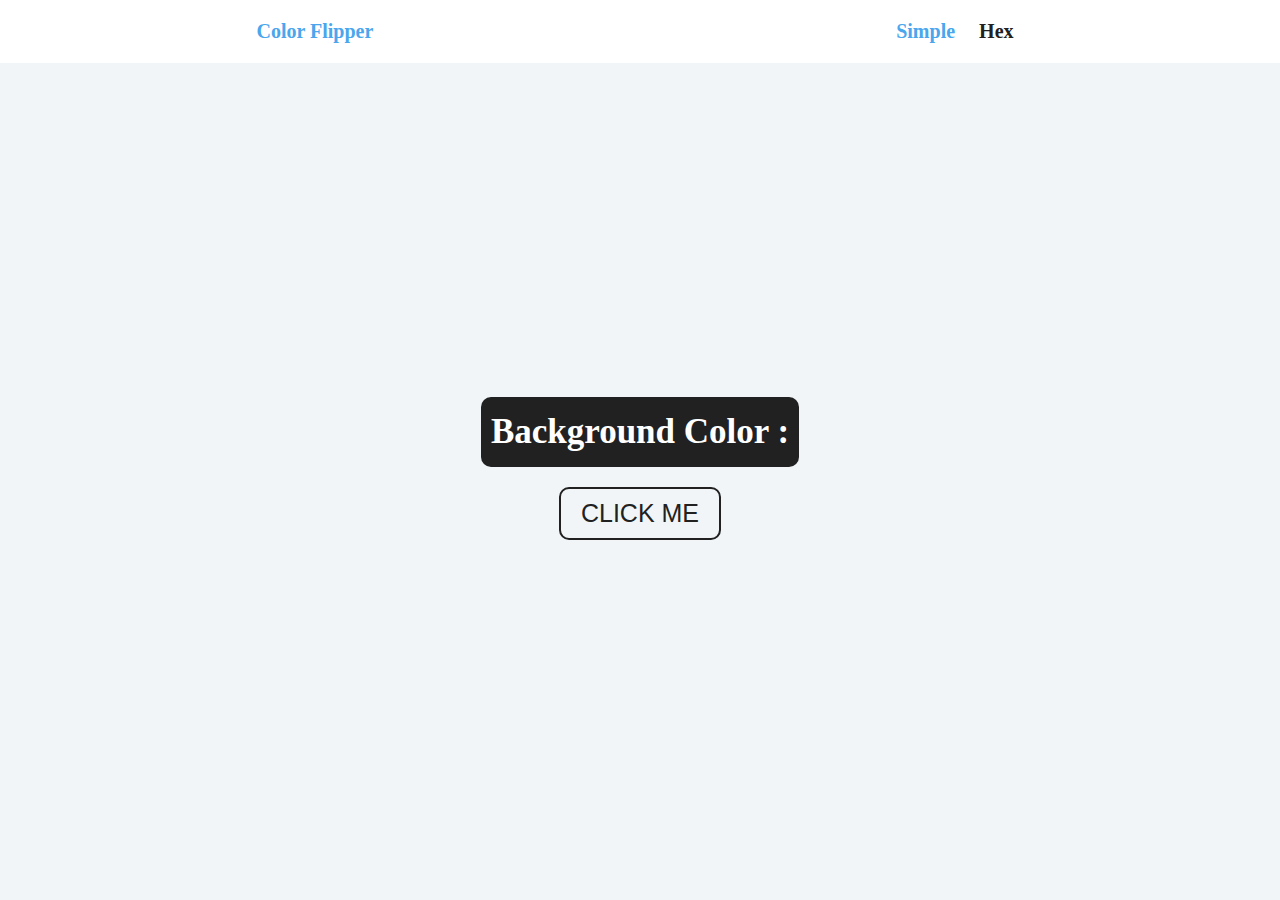
<file: 01-Color Filler/index.html>
<!DOCTYPE html>
<html lang="en">

<head>
    <meta charset="UTF-8">
    <meta http-equiv="X-UA-Compatible" content="IE=edge">
    <meta name="viewport" content="width=device-width, initial-scale=1.0">
    <title>Color Fiipper|| Simple</title>

    <!-- CSS Style Sheet -->
    <link rel="stylesheet" href="index.css">
</head>

<body>
    <nav class="navbar">
        <div class="heading">
            <h3>Color Flipper</h3>
        </div>
        <div class="options">
            <a href="index.html" style="color: hsl(206deg 82% 61%);"> Simple</a>
            <a href="hex.html">Hex</a>
        </div>
    </nav>

    <main class="container">
        <div class="color">
            <h1>Background Color : <span class="color-name"></span></h1>
            <button class="btn" id="btn">CLICK ME</button>
        </div>
    </main>

    <!-- JS File -->
    <script src="simple.js"></script>
</body>

</html>
</file>
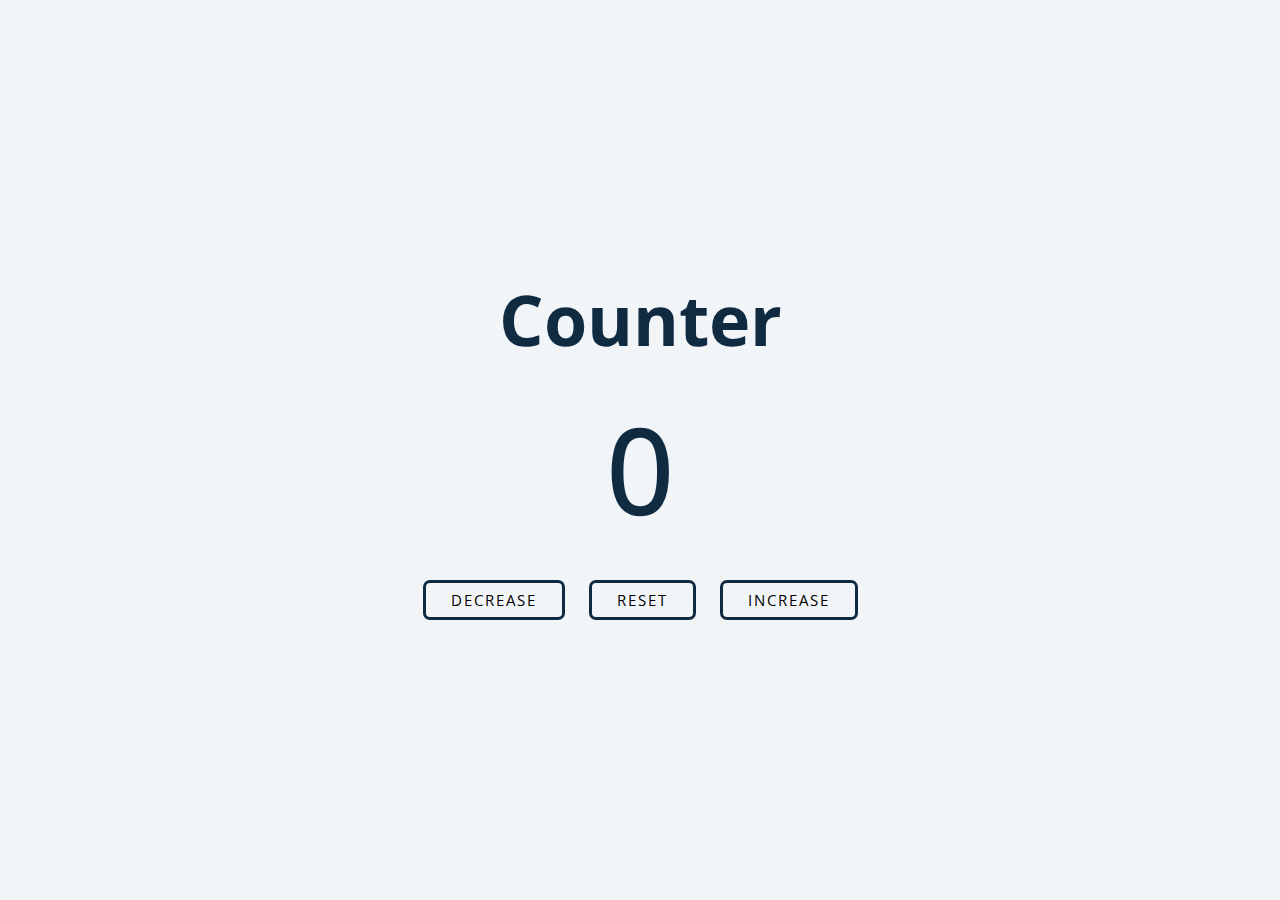
<file: 02-Counter/index.html>
<!DOCTYPE html>
<html lang="en">
<head>
    <meta charset="UTF-8">
    <meta http-equiv="X-UA-Compatible" content="IE=edge">
    <meta name="viewport" content="width=device-width, initial-scale=1.0">
    <title>Counter</title>
    
    <!-- CSS File -->
    <link rel="stylesheet" href="style.css">

    <!-- Google Fonts -->
    <link rel="preconnect" href="https://fonts.gstatic.com">
    <link href="https://fonts.googleapis.com/css2?family=Open+Sans:wght@400;700&display=swap" rel="stylesheet">
</head>
<body>
    <section id="counter">
        <div class="container">
            <div class ="heading"><h1>Counter</h1></div>
            <div class="number"><h1><span id= "value">0</span></h1></div>
            <div>
                <button class="btn decrease">Decrease</button>
                <button class="btn reset">Reset</button>
                <button class="btn increase">Increase</button>
            </div>
        </div>
    </section>




    <!-- JS File -->
    <script src="app.js"></script>
</body>
</html>
</file>
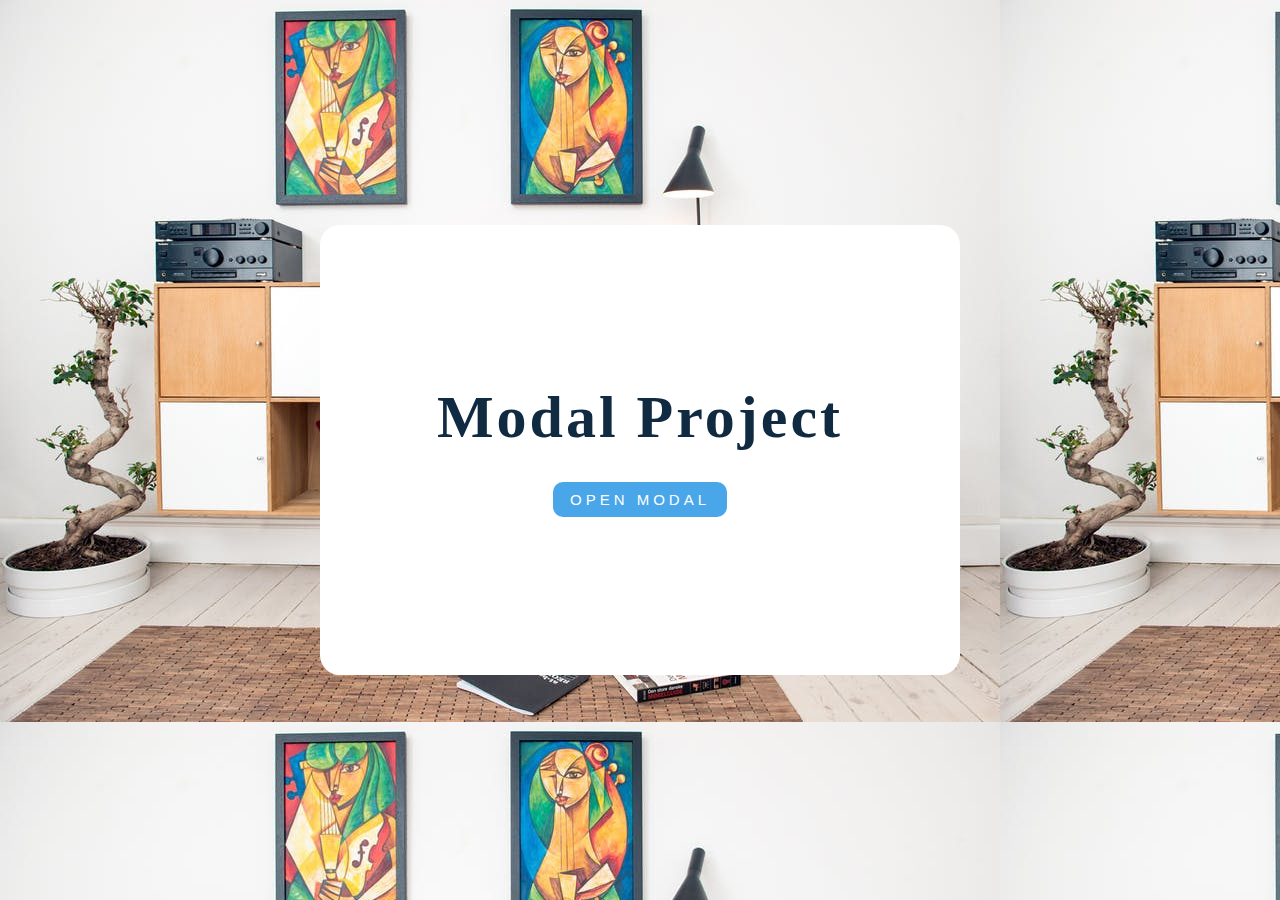
<file: 06-Modal/index.html>
<!DOCTYPE html>
<html lang="en">
<head>
    <meta charset="UTF-8">
    <meta http-equiv="X-UA-Compatible" content="IE=edge">
    <meta name="viewport" content="width=device-width, initial-scale=1.0">
    <title>Modal</title>

    <link rel="stylesheet" href="style.css">
</head>
<body>
    <div class="container">
        <div class="card">
            <h1>Modal Project</h1>
            <button class="btn">Open Modal</button>
        </div>
    </div>
    <div class="window">
        <div class="cross"></div>
        <div class="modal">
            Modal Content
        </div>
    </div>
</body>
<script src="app.js"></script>
</html>
</file>
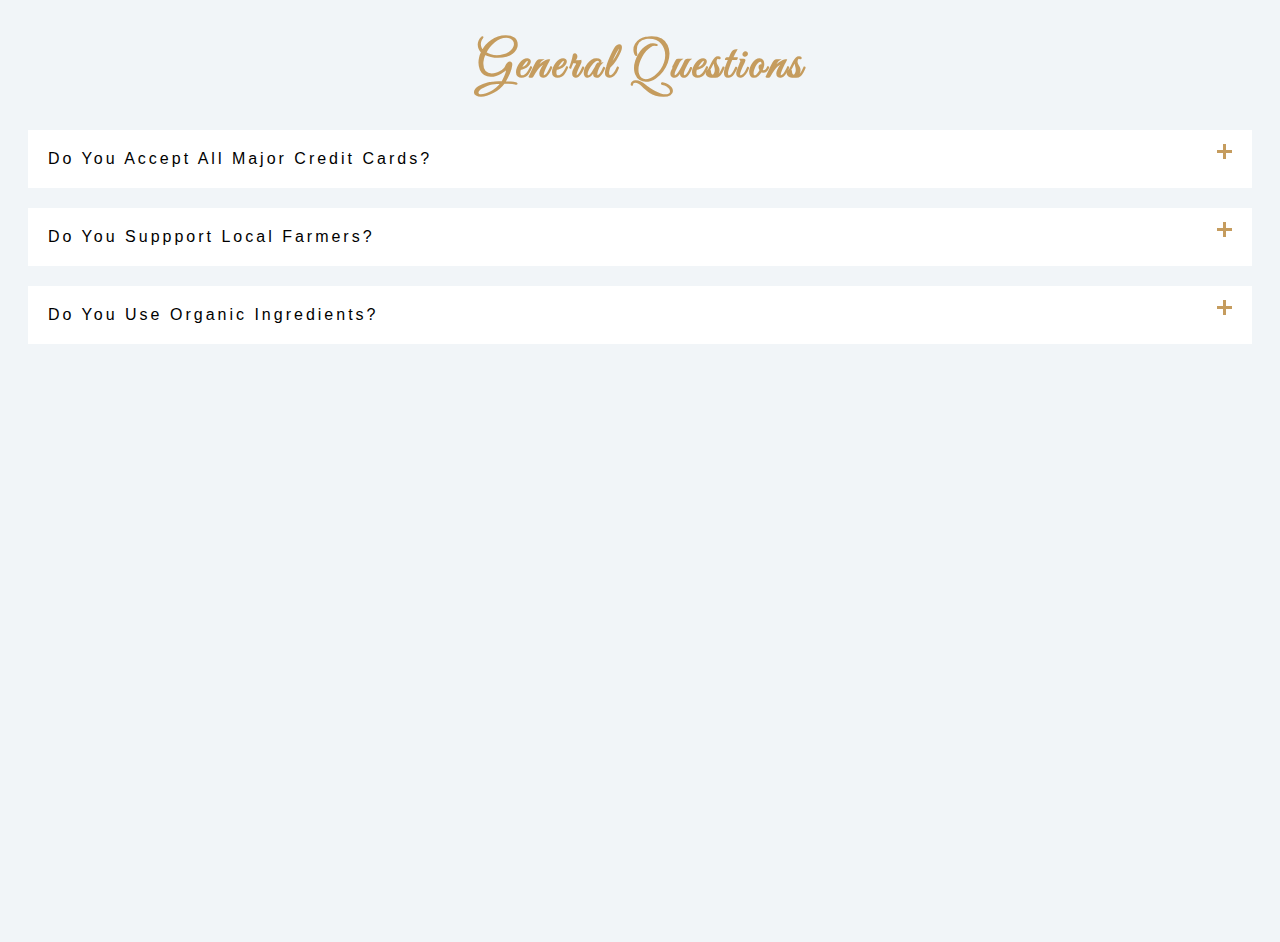
<file: 07-Questions/index.html>
<!DOCTYPE html>
<html lang="en">

<head>
    <meta charset="UTF-8">
    <meta http-equiv="X-UA-Compatible" content="IE=edge">
    <meta name="viewport" content="width=device-width, initial-scale=1.0">
    <title>Questions</title>

    <!-- Font family -->
    <link rel="preconnect" href="https://fonts.googleapis.com">
    <link rel="preconnect" href="https://fonts.gstatic.com" crossorigin>
    <link href="https://fonts.googleapis.com/css2?family=Great+Vibes&display=swap" rel="stylesheet">

    <!-- CSS File -->
    <link rel="stylesheet" href="style.css">
</head>

<body>
    <div class="container">
        <h1 class ="heading">General Questions</h1>

        <div class="QuestionCards">
            <div class="card">
                <div class="subcontainer">
                    <div class="p">Do You Accept All Major Credit Cards?</div>
                    <div class="sign"><span class="minus"></span></div>
                </div>
                <div class="info">Lorem ipsum dolor sit amet consectetur adipisicing elit. Iure error laudantium hic earum est facere assumenda harum pariatur maxime aliquid accusantium provident, quas eaque ipsa temporibus iste, sed porro excepturi.</div>
            </div>

            <div class="card">
                <div class="subcontainer">
                    <div class="p">Do You Suppport Local Farmers?</div>
                    <div class="sign"><span class="minus"></span></div>
                </div>
                <div class="info">Lorem ipsum dolor sit amet consectetur adipisicing elit. Iure error laudantium hic earum est facere assumenda harum pariatur maxime aliquid accusantium provident, quas eaque ipsa temporibus iste, sed porro excepturi.</div>
            </div>

            <div class="card">
                <div class="subcontainer">
                    <div class="p">Do You Use Organic Ingredients?</div>
                    <div class="sign"><span class="minus"></span></div>
                </div>
                <div class="info">Lorem ipsum dolor sit amet consectetur adipisicing elit. Iure error laudantium hic earum est facere assumenda harum pariatur maxime aliquid accusantium provident, quas eaque ipsa temporibus iste, sed porro excepturi.</div>
            </div>
        </div>
    </div>
</body>
<script src="app.js"></script>
</html>
</file>
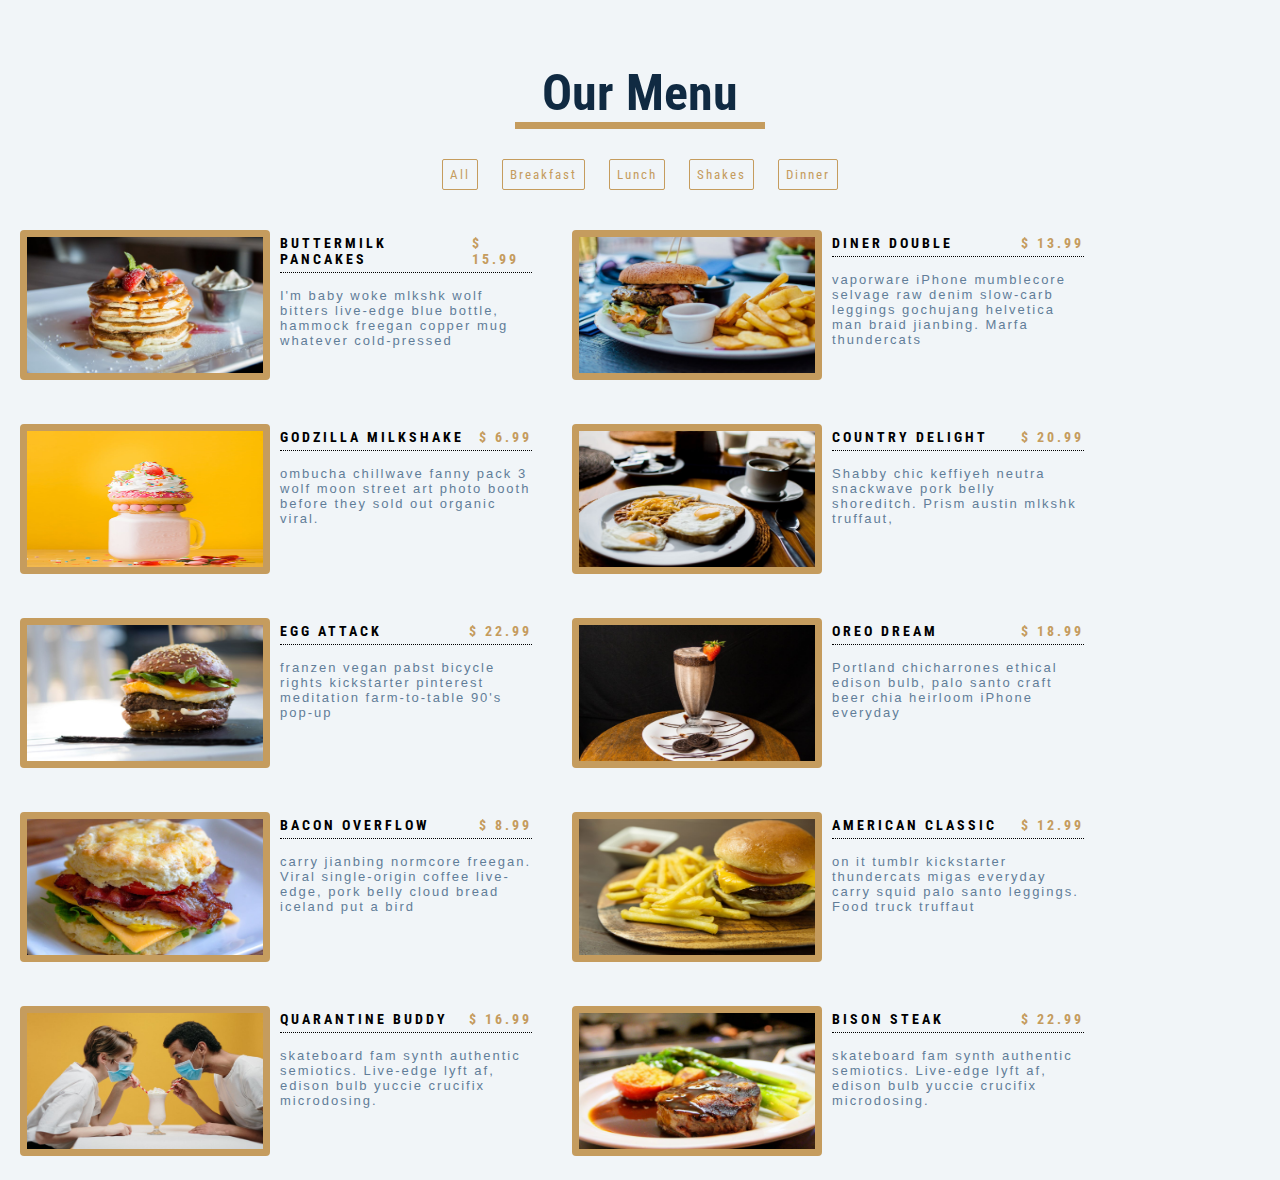
<file: 08-Menu/index.html>
<!DOCTYPE html>
<html lang="en">

<head>
    <meta charset="UTF-8">
    <meta http-equiv="X-UA-Compatible" content="IE=edge">
    <meta name="viewport" content="width=device-width, initial-scale=1.0">
    <title>Menu</title>

    <!-- Css File -->
    <link rel="stylesheet" href="style.css">

    <!-- Fonts -->
    <link rel="preconnect" href="https://fonts.googleapis.com">
    <link rel="preconnect" href="https://fonts.gstatic.com" crossorigin>
    <link href="https://fonts.googleapis.com/css2?family=Roboto+Condensed:wght@300;400&display=swap" rel="stylesheet">
</head>

<body>
    <div class="container">
        <div class="OurMenu">
            <h1>Our Menu</h1>
        </div>

        <div id="btn-container">
            <!-- <button class="btn" data-id = "all">all</button>
            <button class="btn" data-id = "breakfast">breakfast</button>
            <button class="btn" data-id = "lunch">lunch</button>
            <button class="btn" data-id = "shakes">shakes</button> -->
        </div>

        <div class="itemsContainer">
            <!-- <div class="menu">
                <div class="image">
                    <img src="menu-item.jpeg" alt="">
                </div>
                <div class="info-container">
                    <div class="heading">
                        <h2 class="name">Buttermilk Pancakes</h2>
                        <h2>$ 15.29</h2>
                    </div>
                    <div class="items-info">
                        <p>Lorem ipsum dolor sit amet consectetur adipisicing elit. Similique ex doloremque ab maiores
                            pariatur repellendus odit tempora laborum consequuntur, unde numquam sequi veniam, eos
                            debitis?
                        </p>
                    </div>
                </div>
            </div> -->
           
        </div>
    </div>

    <script src="app.js"></script>
</body>

</html>
</file>
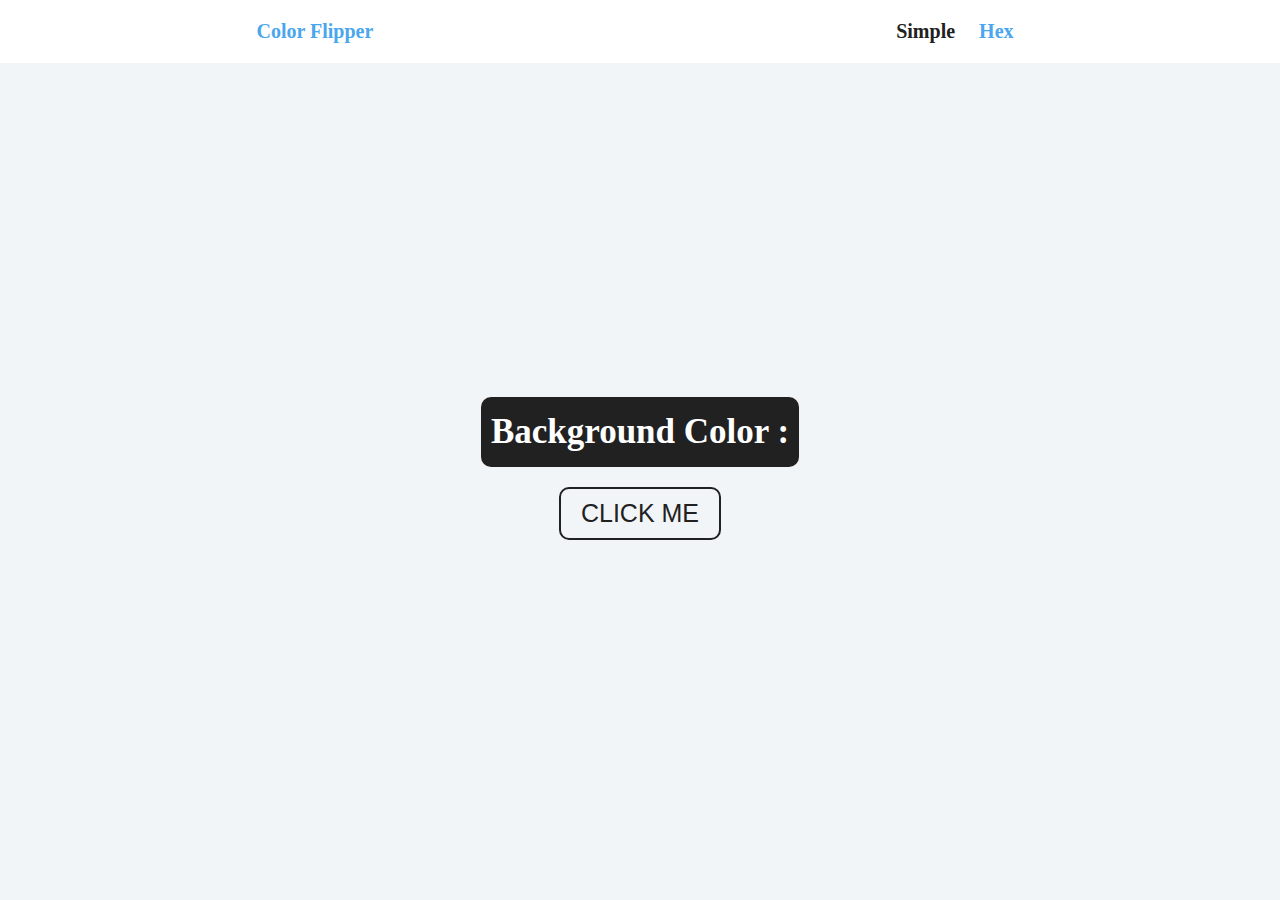
<file: 01-Color Filler/hex.html>
<!DOCTYPE html>
<html lang="en">

<head>
    <meta charset="UTF-8">
    <meta http-equiv="X-UA-Compatible" content="IE=edge">
    <meta name="viewport" content="width=device-width, initial-scale=1.0">
    <title>Color Fiipper || Hex</title>

    <!-- CSS Style Sheet -->
    <link rel="stylesheet" href="index.css">
</head>

<body>
    <nav class="navbar">
        <div class="heading">
            <h3>Color Flipper</h3>
        </div>
        <div class="options">
            <a href="index.html">Simple</a>
            <a href="hex.html" style="color: hsl(206deg 82% 61%);">Hex</a>
        </div>
    </nav>

    <div class="container">
        <div class="color">
            <h1>Background Color : <span class="color-name"></span></h1>
            <button class="btn" id="btn">CLICK ME</button>
        </div>
    </div>

    <!-- JS File -->
    <script src="hex.js"></script>
</body>

</html>
</file>
<file: 01-Color Filler/index.css>
* {
    box-sizing: border-box;
    margin: 0;
    padding: 0;
}

body {
    background-color: hsl(206deg 33% 96%);
}

.navbar {
    background-color: white;
    display: flex;
    justify-content: space-around;
    padding: 20px 0;
}

.heading h3 {
    font-size: 20px;
    color: hsl(206deg 82% 61%);
}

.options a {
    color: hsl(0deg 0% 13%);
    text-decoration: none;
    font-size: 20px;
    font-weight: bold;
    padding: 0 10px;
}

.options a:hover {
    color: hsl(206deg 82% 61%);
}

span {
    color: hsl(206deg 82% 61%);
}

.container {
    display: flex;
    flex-direction: column;
    align-items: center;
    justify-content: center;
    height: 90vh;
}

.color {
    text-align: center;
}

.color h1 {
    background-color: hsl(0deg 0% 13%);
    color: white;
    padding: 15px 10px;
    font-size: 35px;
    border-radius: 10px;
}

.btn {
    font-size: 25px;
    padding: 10px 20px;
    color: hsl(0deg 0% 13%);
    border: 2px solid hsl(0deg 0% 13%);
    margin-top: 20px;
    border-radius: 10px;
    cursor: pointer;
    background-color: transparent;
}
</file>
<file: 02-Counter/style.css>
*{
    box-sizing: border-box;
    margin: 0;
    padding: 0;
}
/* #counter{
} */

:root{
    --lightBlue : hsl(206deg 33% 96%);
    --fontColor : hsl(209deg 61% 16%);
}
body{
    font-family: 'Open Sans', sans-serif;
}
#counter h1{
    font-size: 70px;
    color: var(--fontColor);
}
#counter .number h1{
    font-size: 120px;
    font-weight: 500;
}

.container{
    width: 100%;
    height: 100vh;
    background-color: var(--lightBlue);
    display: flex;
    flex-direction: column;
    justify-content: center;
    align-items: center;
}

.container div{
    margin: 10px;
}

#counter .btn{
    font-family: 'Open Sans', sans-serif;
    padding: 7px 25px;
    margin: 10px 10px;
    font-size: 15px;
    letter-spacing: 2px;
    border-radius: 7px;
    background-color: transparent;
    border: 3px solid var(--fontColor);
    text-transform: uppercase;
    transition: 0.3s ease;
    transition-property: background-color, color;    
}

#counter .btn:hover{
    background-color: var(--fontColor);
    color: white;
}

@media screen and (max-width : 768px) {
    #counter h1{
        font-size: 60px;
    }
    #counter .number h1{
        font-size: 90px;
    }

    #counter .btn{
        padding: 7px 7px;
    margin: 10px 3px;
    font-size: 13px;
    }
}
</file>
<file: 06-Modal/style.css>
*{
    box-sizing: border-box;
    margin: 0;
    padding: 0;
}

body{
    background-image: url('hero.jpeg'); 
    background-image: cover;
    position: relative;
}

.container{
    height: 100vh;
    display: flex;
    justify-content: center;
    align-items: center;
}

.card{
    width: 50%;
    height: 50vh;
    background-color: white;
    display: flex;
    flex-direction: column;
    justify-content: center;
    align-items: center;
    border-radius: 20px;
}

.card h1{
    color: hsl(209deg 61% 16%);
    font-size: 60px;
    margin-bottom: 30px;
    letter-spacing: 3px;
}

.card .btn{
    background-color: hsl(205deg 78% 60%);
    font-size: 15px;
    padding: 7px 15px;
    border: 2px solid hsl(205deg 78% 60%);
    color: white;
    letter-spacing: 4px;
    border-radius: 10px;
    text-transform: Uppercase;
}

.card .btn:hover{
    color: hsl(205deg 78% 60%);
    background-color: white;
    border: 2px solid hsl(205deg 78% 60%);
    /* transition: background-color ease-in 0.3s, color ease-in 0.3s; */
    transition: color, background-color ease-in 0.3s;
    cursor: pointer;
}

.window{
    position: absolute;
    top: 0;
    height: 100vh;
    width:0%;
    display: flex;
    justify-content: center;
    align-items: center;
    background-color: rgba(43, 138, 226, 0.658);
    opacity: 0.9;
    overflow: hidden;
}

.modal{
    width: 50%;
    height: 40%;
    background-color: white;
    border-radius: 20px;
    display: flex;
    justify-content: center;
    align-items: center;
    font-size: 30px;
}
.cross{
    position: absolute;
    top: 20px;
    right: 5px;
    width: 30px;
    height: 4px;
    background-color: red;
    transform: rotate(45deg);
}
.cross:hover{
    cursor: pointer;
}

.cross::after{
    content: "";
    position: absolute;
    top:0;
    left: 0;
    width: 100%;
    height: 100%;
    background-color: red;
    transform: rotate(90deg);
}

.add{
 width:100%
}
</file>
<file: 07-Questions/style.css>
body{
    background-color:hsl(206deg 33% 96%);
}
.container{
    height: 100vh;
    width: 100%;
}

.heading{
    color:hsl(36deg 47% 57%);
    font-family: 'Great Vibes', cursive;
    font-size: 50px;
    letter-spacing: 3px;
    text-align: center;
}

.card{
    background-color: white;
    margin: 20px;
    padding: 20px;
}
.subcontainer{
    display: flex;
    justify-content: space-between;
}
.p{
    font-family: 'Lucida Sans', sans-serif;
    letter-spacing: 3px;
}
.sign{
    width: 15px;
    height: 3px;
    background-color:hsl(36deg 47% 57%);
    position: relative;
    transition: width 0.5s,height 0.5s, transform 0.5s;
    /* border: 2px solid hsl(36deg 47% 57%); */
}
.sign:hover{
    cursor: pointer;
    transform: rotate(180deg);
}
.minus{
    position: absolute;
    top: 0;
    left: 0;
    width: 15px;
    height: 3px;
    transform: rotate(90deg);
    background-color: hsl(36deg 47% 57%);
}
.info{
    padding: 20px;
    letter-spacing: 2px;
    display: none;
}
.show{
  display: block !important;
}
.hide{
    display: none;
}
</file>
<file: 08-Menu/style.css>
:root{
    --blue : hsl(206deg 33% 96%);
    --heading : hsl(209deg 61% 16%);
    --brown : hsl(36deg 47% 57%);
    --info:hsl(210, 22%, 49%);
}

*{
    box-sizing: border-box;
    margin: 0;
    padding: 0;
}
body{
    background-color: var(--blue);
    font-family: 'Roboto Condensed', sans-serif;
}

.OurMenu{
    width: 250px;
    margin: auto;
    margin-top: 10%;
    text-align: center;
    color: var(--heading);
    font-size: 25px;
    border-bottom: 7px solid var(--brown);
}


 button{
    font-family: 'Roboto Condensed', sans-serif;
    text-transform: capitalize;
    letter-spacing: 2px;
    color: var(--brown);
    background-color: transparent;
    border: 1px solid var(--brown);
    border-radius: 2px;
    margin: 10px;
    transition: background-color 0.8s ease;
    padding: 7px;
}

button:hover{
    color: white;
    background-color: var(--brown);
    
}

#btn-container{
    text-align: center;
    margin-top: 20px;
    margin-bottom: 10px;
}

img{
    width : 400px;
    height: 200px;
    border: 7px solid var(--brown);
    border-radius: 4px;
}

.itemsContainer{
    width: 100%;
    display: flex;
    flex-direction: column;
    align-items: center;
}
.menu{
    width : 400px;
    height: auto;
    margin: 10px 0;
}

.heading{
    display: flex;
    justify-content: space-between;
    font-size: 9px;
    letter-spacing: 3px;
    padding: 5px 0;
    border-bottom: 1px dotted black;
}

.name{
    text-transform: uppercase;
}
.info-container h2:nth-child(2){
    color: var(--brown);
}

.items-info{
    color: var(--info);
    font-weight: 100;
    padding-top: 15px;
    letter-spacing: 2px;
    font-size: 13px;
    font-family:sans-serif;

}

@media only screen and (min-width : 700px) {
    .OurMenu{
        margin-top: 5%;
    }
    .itemsContainer{
        flex-direction: row;
        justify-content: center;
        flex-wrap: wrap;
    }

    img{
        width : 250px;
        height: 150px;
        margin-right: 10px;
    }

    .menu{
        width: 80%;
        display: flex;
        margin: 20px;
    }
}

@media only screen and (min-width : 800px) {
    .menu{
        width: 700px;
    }
}

@media only screen and (min-width : 1100px) {
    .menu{
        width: 40%;
    }
    .itemsContainer{
        justify-content: flex-start;
    }
}
</file>
